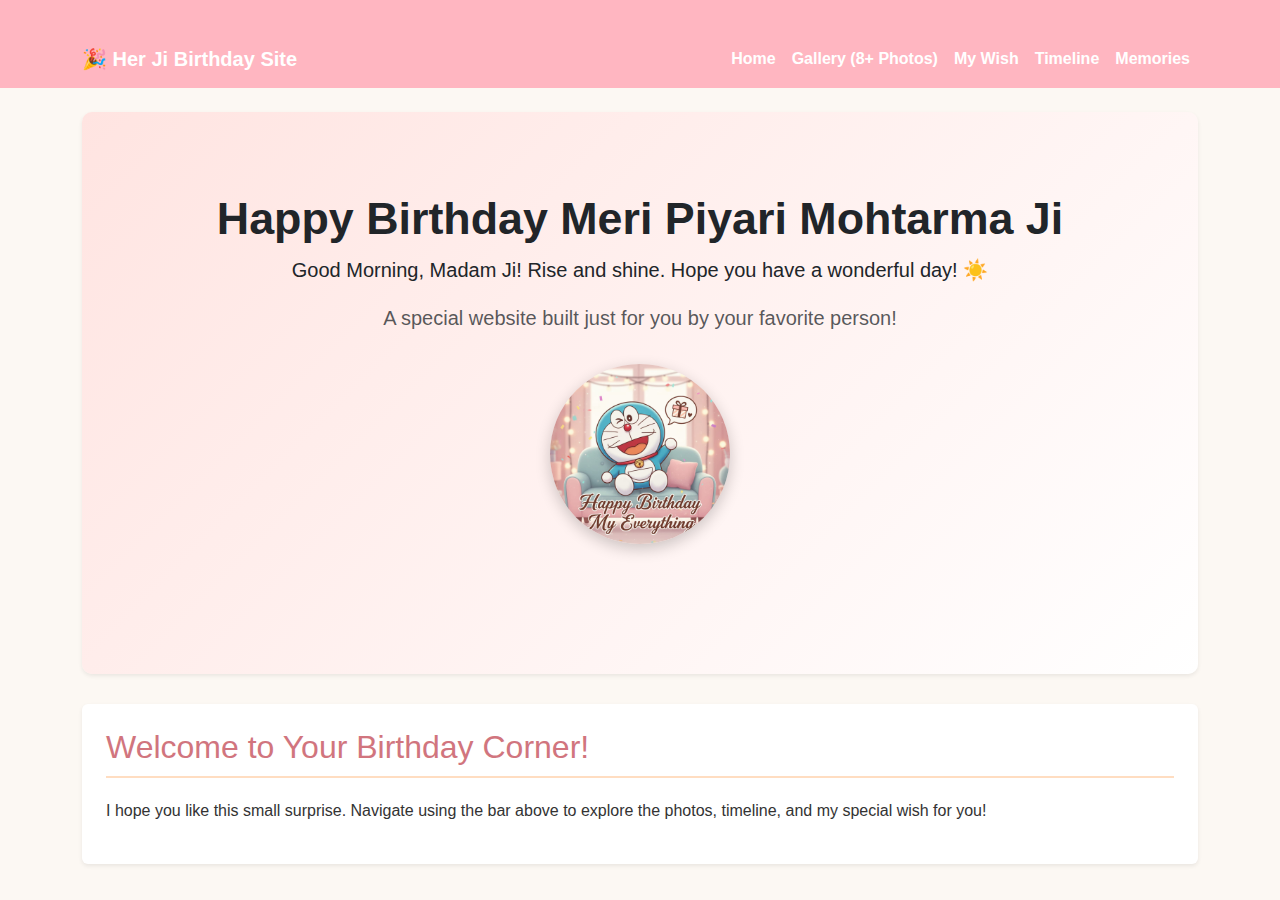
<file: index.html>
<!DOCTYPE html>
<html lang="en">
<head>
    <meta charset="UTF-8">
    <meta name="viewport" content="width=device-width, initial-scale=1.0">
    <title>Her Ji Ka Birthday - Home</title>
    <link href="https://cdn.jsdelivr.net/npm/bootstrap@5.3.2/dist/css/bootstrap.min.css" rel="stylesheet">
    <link rel="stylesheet" href="style.css">
    
    <style>
        /* Custom Styling for a Cute and Personalized Touch (Agar style.css link na ho to yahan kaam karega) */
        .navbar {
            background-color: #ffb6c1; /* Pinkish/Cute color for Navbar */
            font-weight: bold;
        }
        .navbar-brand, .nav-link {
            color: white !important;
        }
        .hero-section {
            padding: 80px 0;
            text-align: center;
            background: linear-gradient(135deg, #ffe4e1 0%, #ffffff 100%); /* Light gradient */
            margin-bottom: 30px;
            border-radius: 10px;
        }
    </style>
</head>
<body>

    <nav class="navbar navbar-expand-lg">
        <div class="container-fluid container">
            <a class="navbar-brand" href="index.html">🎉 Her Ji Birthday Site</a>
            <button class="navbar-toggler" type="button" data-bs-toggle="collapse" data-bs-target="#navbarNav" aria-controls="navbarNav" aria-expanded="false" aria-label="Toggle navigation">
            <span class="navbar-toggler-icon"></span>
        </button>
            <div class="collapse navbar-collapse" id="navbarNav">
                <ul class="navbar-nav ms-auto">
                    <li class="nav-item">
                        <a class="nav-link active" aria-current="page" href="index.html">Home</a>
                    </li>
                    <li class="nav-item">
                        <a class="nav-link" href="gallery.html">Gallery (8+ Photos)</a>
                    </li>
                    <li class="nav-item">
                        <a class="nav-link" href="wishes.html">My Wish</a>
                    </li>
                    <li class="nav-item">
                        <a class="nav-link" href="timeline.html">Timeline</a>
                    </li>
                    <li class="nav-item">
                        <a class="nav-link" href="surprise.html">Memories</a>
                    </li>
                </ul>
            </div>
        </div>
    </nav>

    <div class="container mt-4">
        
        <header class="hero-section shadow-sm">
            <h1 class="display-4 text-dark">Happy Birthday Meri Piyari Mohtarma Ji</h1>
            <p class="lead text-dark" id="special-welcome">Loading your personalized message...</p>
            <p class="lead text-muted">A special website built just for you by your favorite person!</p>
            <div class="mascot-container">
            <img src="imagesdoraemon_mascot.png.jpeg" alt="Doraemon Mascot" class="doraemon-mascot">
            </div>
            </header>

        <section class="p-4 bg-white rounded shadow-sm">
            <h2>Welcome to Your Birthday Corner!</h2>
            <p>I hope you like this small surprise. Navigate using the bar above to explore the photos, timeline, and my special wish for you!</p>
            
            </section>
        
    </div>

    <script src="https://cdn.jsdelivr.net/npm/bootstrap@5.3.2/dist/js/bootstrap.bundle.min.js"></script>
    <script src="js.scripts.js"></script>
</body>

</html>
</file>
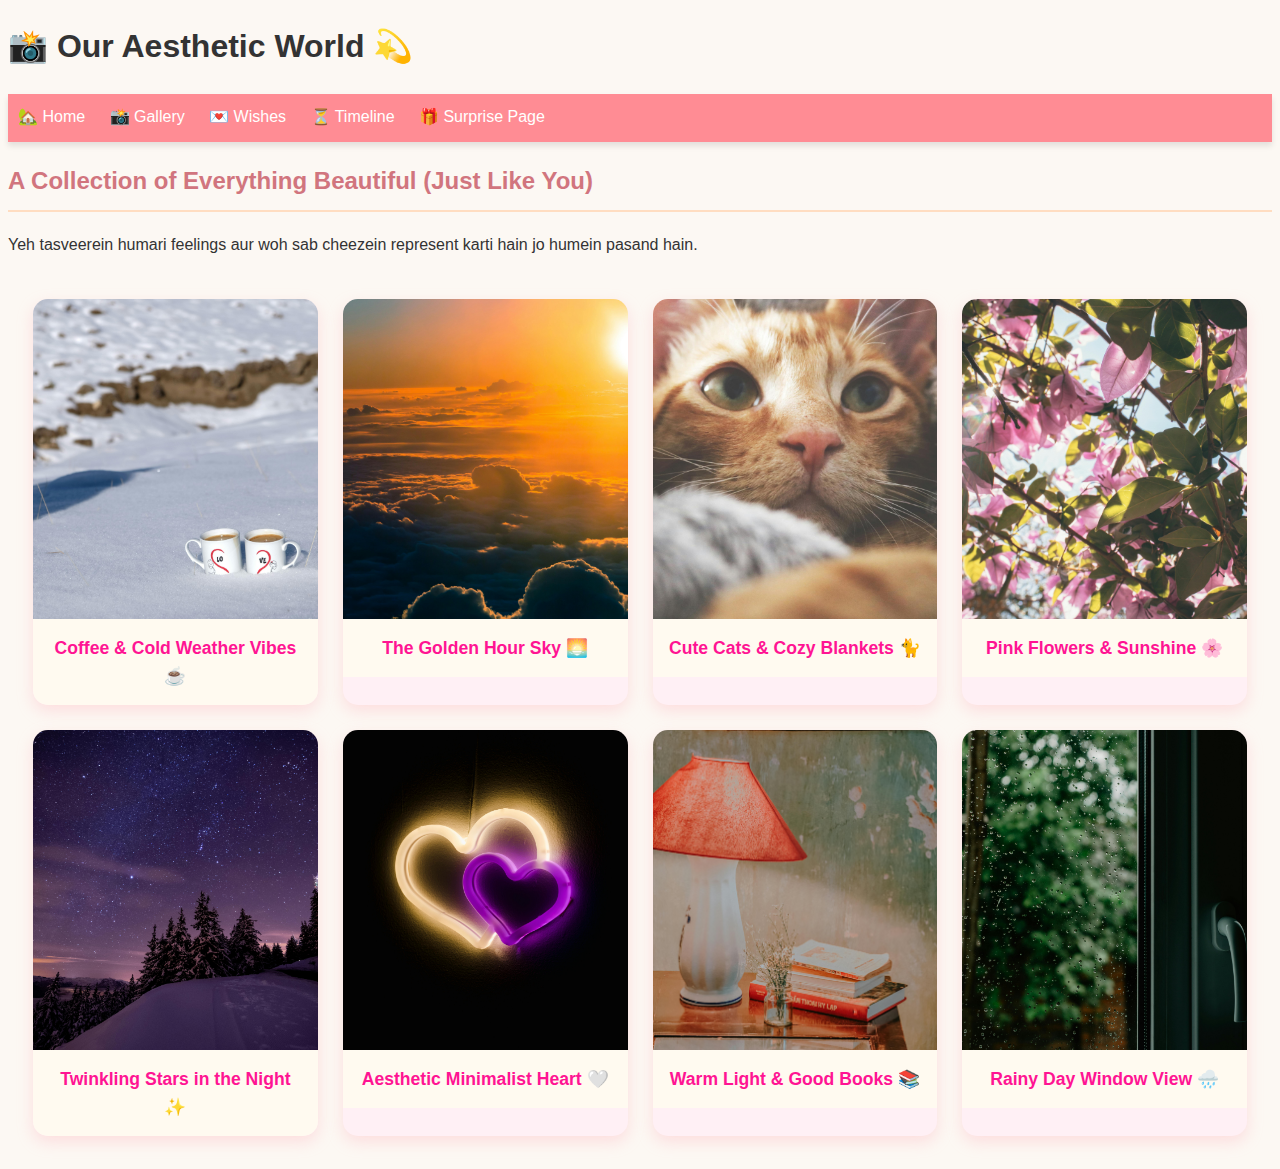
<file: gallery.html>
<!DOCTYPE html>
<html lang="en">
<head>
    <meta charset="UTF-8">
    <meta name="viewport" content="width=device-width, initial-scale=1.0">
    <title>Our Aesthetic Gallery</title>
    <link rel="stylesheet" href="style.css"> 
</head>
<body>
    <div class="header">
        <h1>📸 Our Aesthetic World 💫</h1>
    </div>

    <nav class="nav-bar">
        <a href="index.html">🏡 Home</a>
        <a href="gallery.html">📸 Gallery</a>
        <a href="wishes.html">💌 Wishes</a>
        <a href="timeline.html">⏳ Timeline</a>
        <a href="surprise.html">🎁 Surprise Page</a> 
    </nav>

    <main class="content">
        <h2>A Collection of Everything Beautiful (Just Like You)</h2>
        <p>Yeh tasveerein humari feelings aur woh sab cheezein represent karti hain jo humein pasand hain.</p>
        
        <div class="photo-grid">
            
            <div class="grid-item">
                <img src="images.photo1.jpg.jpg" alt="Aesthetic Cute Image 1">
                <div class="caption">Coffee & Cold Weather Vibes ☕</div>
            </div>

            <div class="grid-item">
                <img src="images.photo2.jpg.jpg" alt="Aesthetic Cute Image 2">
                <div class="caption">The Golden Hour Sky 🌅</div>
            </div>
            
            <div class="grid-item">
                <img src="images.photo3.jpg.jpg" alt="Aesthetic Cute Image 3">
                <div class="caption">Cute Cats & Cozy Blankets 🐈</div>
            </div>

            <div class="grid-item">
                <img src="images.photo4.jpg.jpg" alt="Aesthetic Cute Image 4">
                <div class="caption">Pink Flowers & Sunshine 🌸</div>
            </div>
            
            <div class="grid-item">
                <img src="images.photo5.jpg.jpg" alt="Aesthetic Cute Image 5">
                <div class="caption">Twinkling Stars in the Night ✨</div>
            </div>

            <div class="grid-item">
                <img src="images.photo6.jpg.jpg" alt="Aesthetic Cute Image 6">
                <div class="caption">Aesthetic Minimalist Heart 🤍</div>
            </div>
            
            <div class="grid-item">
                <img src="images.photo7.jpg.jpg" alt="Aesthetic Cute Image 7">
                <div class="caption">Warm Light & Good Books 📚</div>
            </div>

            <div class="grid-item">
                <img src="images.photo8.jpg.jpg" alt="Aesthetic Cute Image 8">
                <div class="caption">Rainy Day Window View 🌧️</div>
            </div>

            </div>
        </main>
    
    <footer class="footer">
        </footer>
</body>

</html>
</file>
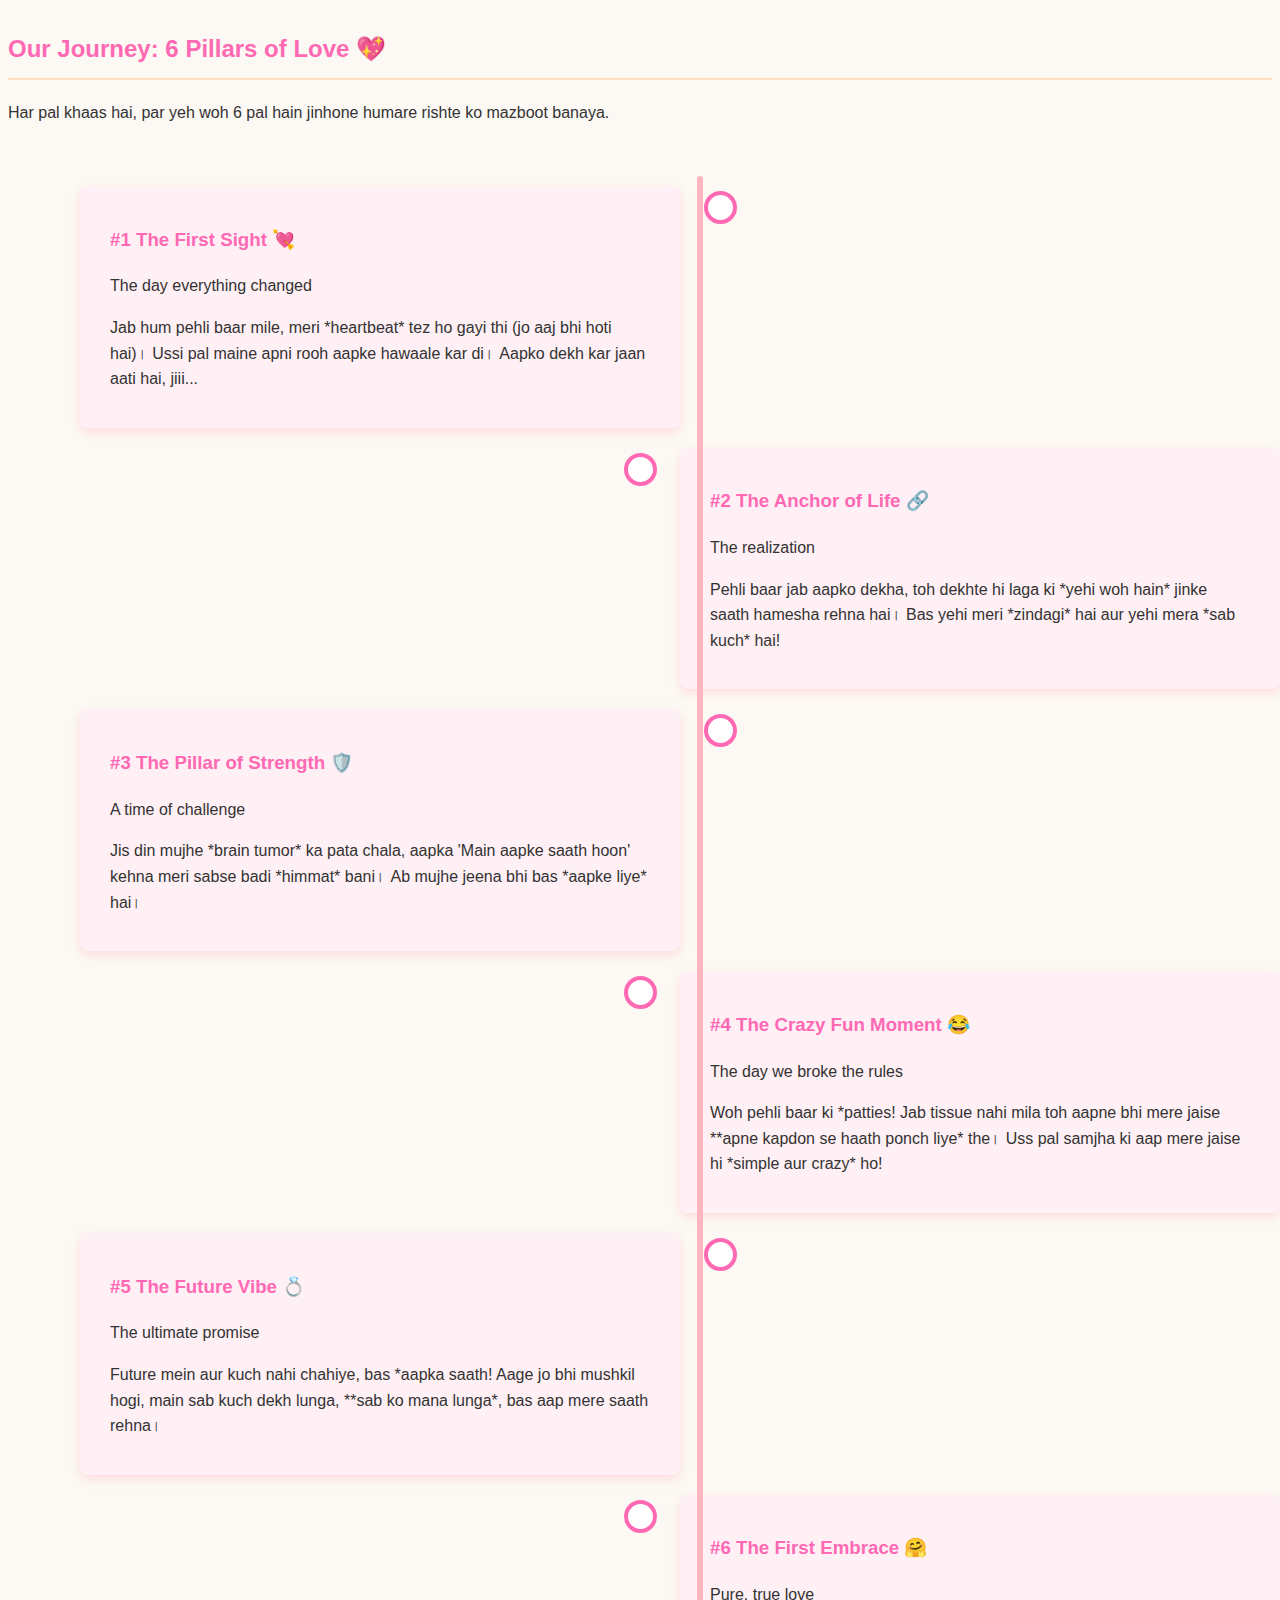
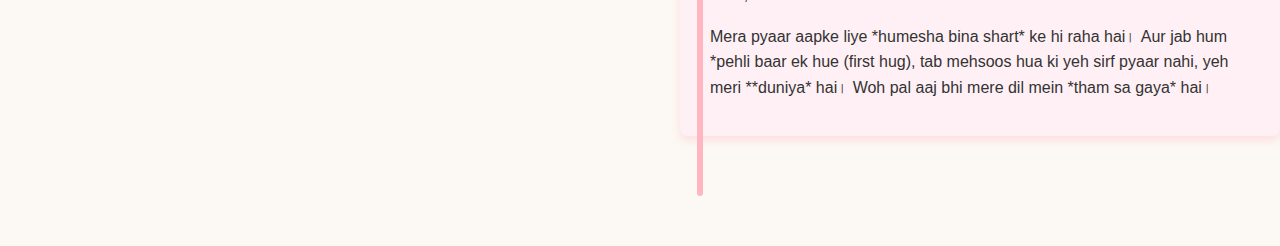
<file: timeline.html>
<!DOCTYPE html>
<html lang="en">
<head>
    <meta charset="UTF-8">
    <meta name="viewport" content="width=device-width, initial-scale=1.0">
    <title>Our Journey | Timeline</title> 
    
    <link rel="stylesheet" href="style.css"> 
    
    </head>
<body>
    
    <main class="content">
        
        <div class="container mt-5">
            
            <h2 class="text-center mb-5 display-6" style="color: #ff69b4; font-weight: 700;">Our Journey: 6 Pillars of Love 💖</h2>
            <p class="text-center text-muted mb-5 lead">Har pal khaas hai, par yeh woh 6 pal hain jinhone humare rishte ko mazboot banaya.</p>
            
            <div class="timeline-section"> 
                
                <div class="timeline-item left-item"> 
                    <div class="timeline-content"> 
                        <h3 style="color: #ff69b4; font-weight: 600;">#1 The First Sight 💘</h3>
                        <p class="text-muted mb-1 small">The day everything changed</p>
                        <p class="card-text">Jab hum pehli baar mile, meri *heartbeat* tez ho gayi thi (jo aaj bhi hoti hai)। Ussi pal maine apni rooh aapke hawaale kar di। Aapko dekh kar jaan aati hai, jiii...</p>
                    </div>
                </div>

                <div class="timeline-item right-item"> 
                    <div class="timeline-content">
                        <h3 style="color: #ff69b4; font-weight: 600;">#2 The Anchor of Life 🔗</h3>
                        <p class="text-muted mb-1 small">The realization</p>
                        <p class="card-text">Pehli baar jab aapko dekha, toh dekhte hi laga ki *yehi woh hain* jinke saath hamesha rehna hai। Bas yehi meri *zindagi* hai aur yehi mera *sab kuch* hai!</p>
                    </div>
                </div>

                <div class="timeline-item left-item"> 
                    <div class="timeline-content">
                        <h3 style="color: #ff69b4; font-weight: 600;">#3 The Pillar of Strength 🛡️</h3>
                        <p class="text-muted mb-1 small">A time of challenge</p>
                        <p class="card-text">Jis din mujhe *brain tumor* ka pata chala, aapka 'Main aapke saath hoon' kehna meri sabse badi *himmat* bani। Ab mujhe jeena bhi bas *aapke liye* hai।</p>
                    </div>
                </div>
                
                <div class="timeline-item right-item"> 
                    <div class="timeline-content">
                        <h3 style="color: #ff69b4; font-weight: 600;">#4 The Crazy Fun Moment 😂</h3>
                        <p class="text-muted mb-1 small">The day we broke the rules</p>
                        <p class="card-text">Woh pehli baar ki *patties! Jab tissue nahi mila toh aapne bhi mere jaise **apne kapdon se haath ponch liye* the। Uss pal samjha ki aap mere jaise hi *simple aur crazy* ho!</p>
                    </div>
                </div>

                <div class="timeline-item left-item">
                    <div class="timeline-content">
                        <h3 style="color: #ff69b4; font-weight: 600;">#5 The Future Vibe 💍</h3>
                        <p class="text-muted mb-1 small">The ultimate promise</p>
                        <p class="card-text">Future mein aur kuch nahi chahiye, bas *aapka saath! Aage jo bhi mushkil hogi, main sab kuch dekh lunga, **sab ko mana lunga*, bas aap mere saath rehna।</p>
                    </div>
                </div>

                <div class="timeline-item right-item">
                    <div class="timeline-content">
                        <h3 style="color: #ff69b4; font-weight: 600;">#6 The First Embrace 🤗</h3>
                        <p class="text-muted mb-1 small">Pure, true love</p>
                        <p class="card-text">Mera pyaar aapke liye *humesha bina shart* ke hi raha hai। Aur jab hum *pehli baar ek hue (first hug), tab mehsoos hua ki yeh sirf pyaar nahi, yeh meri **duniya* hai। Woh pal aaj bhi mere dil mein *tham sa gaya* hai।</p>
                    </div>
                </div>
                
            </div>
            
        </div>
    </main>

    </body>
</html>
</file>
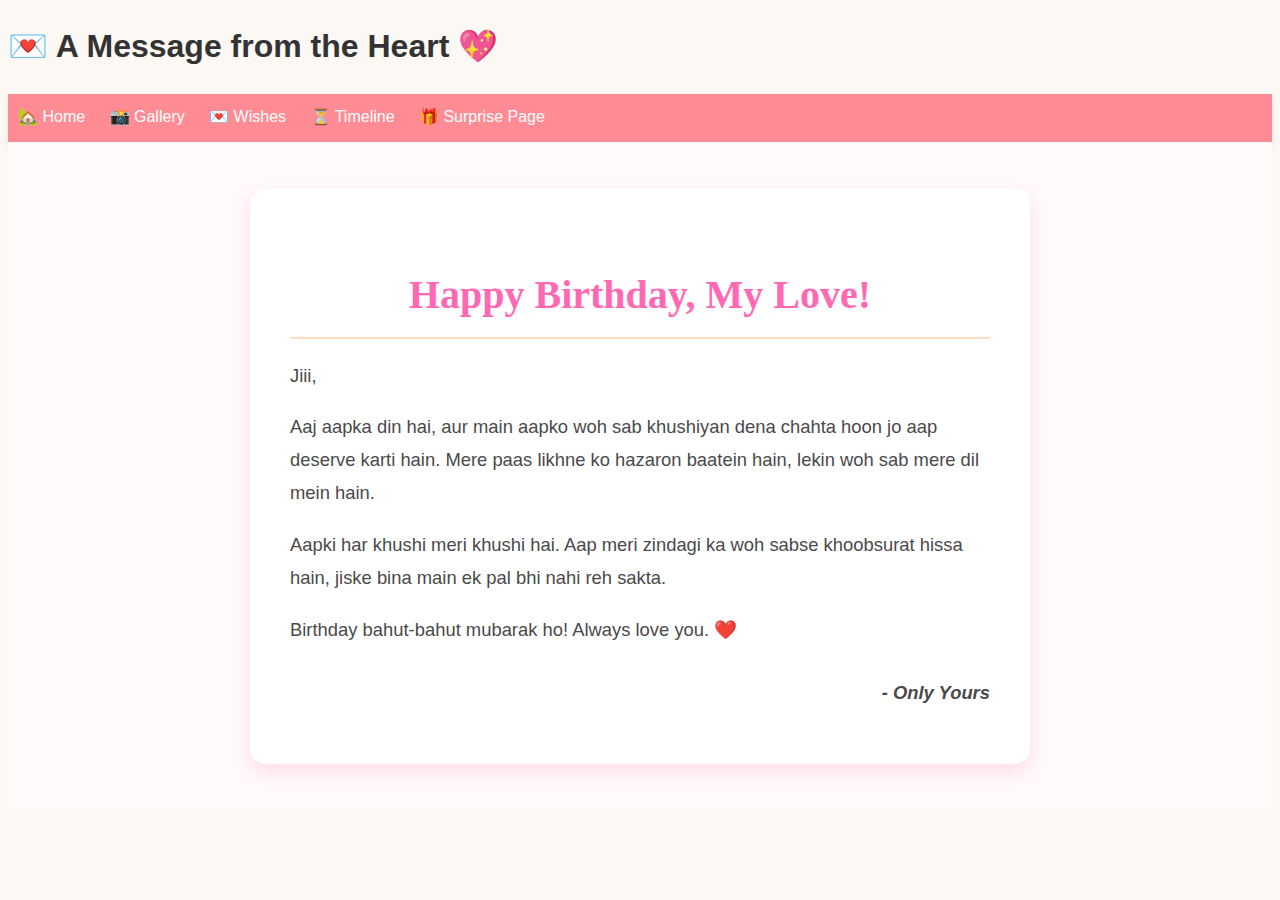
<file: wishes.html>
<!DOCTYPE html>
<html lang="en">
<head>
    <meta charset="UTF-8">
    <meta name="viewport" content="width=device-width, initial-scale=1.0">
    <title>My Personal Wish - Happy Birthday</title>
    <link rel="stylesheet" href="style.css"> 
    
    </head>
<body>
    <div class="header">
        <h1>💌 A Message from the Heart 💖</h1>
    </div>

    <nav class="nav-bar">
        <a href="index.html">🏡 Home</a>
        <a href="gallery.html">📸 Gallery</a>
        <a href="wishes.html">💌 Wishes</a>
        <a href="timeline.html">⏳ Timeline</a>
        <a href="surprise.html">🎁 Surprise Page</a> 
    </nav>

    <main class="content message-page">
        
        <div class="wish-container">
            
            <h2 class="wish-heading">Happy Birthday, My Love!</h2>
            
            <div class="wish-text">
                <p>Jiii,</p>
                <p>Aaj aapka din hai, aur main aapko woh sab khushiyan dena chahta hoon jo aap deserve karti hain. Mere paas likhne ko hazaron baatein hain, lekin woh sab mere dil mein hain.</p>
                
                <p>Aapki har khushi meri khushi hai. Aap meri zindagi ka woh sabse khoobsurat hissa hain, jiske bina main ek pal bhi nahi reh sakta.</p>
                
                <p>Birthday bahut-bahut mubarak ho! Always love you. ❤️</p>
                
                <p class="signature">- Only Yours</p>
            </div>
        </div>

    </main>
    
    <footer class="footer">
        </footer>
</body>
</html>
</file>
<file: style.css>
/* ---- 1. BASE STYLING (AAPKA DIYA HUA CODE) ---- */

/* General Cleanliness */
body {
    font-family: 'Segoe UI', Tahoma, Geneva, Verdana, sans-serif; 
    background-color: #fcf8f3; 
    color: #333; 
    line-height: 1.6; /* Add this for readability */
}

/* Nav Bar (Aapke code mein .navbar class hai. Agar HTML mein .nav-bar hai, toh woh theek karna padega) */
.nav-bar { /* Maine yahan .nav-bar kar diya hai jaisa ki humne HTML mein use kiya tha */
    background-color: #ff8c94; 
    box-shadow: 0 4px 6px rgba(0, 0, 0, 0.1);
    padding: 10px 0;
}

/* Navigation Links */
.nav-bar a { /* .nav-link ki jagah .nav-bar a kar diya hai */
    color: white !important;
    margin: 0 10px;
    text-decoration: none; /* Link underline hataya */
    display: inline-block;
    transition: color 0.3s, border-bottom 0.3s;
    border-bottom: 2px solid transparent; 
}

.nav-bar a:hover, .nav-bar a.active {
    color: #ffddc1 !important; 
    border-bottom: 2px solid #ffffff; 
}

/* Main Content Area */
.container {
    margin-top: 30px;
}

/* Page Headers/Hero Section */
.hero-section {
    padding: 60px 20px;
    background: linear-gradient(145deg, #fff5f5 0%, #fffbe3 100%); 
    border-radius: 15px;
    margin-bottom: 40px;
    box-shadow: 0 8px 15px rgba(255, 140, 148, 0.2); 
}

.hero-section h1 {
    color: #444;
    font-size: 2.8rem;
    font-weight: 700;
}

/* Content Boxes (e.g., Timeline entries, Wish box) */
.content-box {
    background-color: white;
    padding: 25px;
    border-radius: 12px;
    box-shadow: 0 4px 10px rgba(0, 0, 0, 0.05); 
    margin-bottom: 20px;
}

/* Headings within content */
h2 {
    color: #d1757e; 
    border-bottom: 2px solid #ffddc1;
    padding-bottom: 10px;
    margin-bottom: 20px;
}


/* ---- 2. PAGE SPECIFIC STYLES (JO MAINE DIYE HAIN) ---- */

/* ---- TIMELINE SPECIFIC CSS ---- */
/* Jo maine aapko timeline ke liye diya tha, woh yahan aayega */

/* ---- GALLERY SPECIFIC CSS ---- */
/* Jo maine aapko gallery ke liye diya tha, woh yahan aayega */

/* ---- WISHES PAGE SPECIFIC CSS ---- */
/* Jo maine aapko wishes page ke liye diya tha, woh yahan aayega */

/* ---- SURPRISE PAGE SPECIFIC CSS ---- */
/* Jo maine aapko surprise page ke liye diya tha, woh yahan aayega */






/* -------------------------------------- */
/* Gallery Page Styling (Polished Version) */
/* -------------------------------------- */

.photo-grid {
    display: grid;
    /* Large screens: 4 images, Mobile: 2 images. Yeh responsive formula hai. */
    grid-template-columns: repeat(auto-fit, minmax(250px, 1fr)); 
    gap: 25px; /* Photos ke beech ka space badhaya */
    padding: 25px;
}

.grid-item {
    background-color: #fff0f5; /* Lavender Blush (More aesthetic and cute) */
    border-radius: 15px; /* Corners ko aur zyada round kiya */
    overflow: hidden; 
    box-shadow: 0 6px 15px rgba(255, 182, 193, 0.4); /* Soft pink shadow */
    transition: transform 0.3s ease-in-out, box-shadow 0.3s ease-in-out;
}

.grid-item:hover {
    transform: translateY(-5px) scale(1.02); /* Thoda sa upar uthega aur bada hoga */
    box-shadow: 0 10px 20px rgba(255, 105, 180, 0.6); /* Darker pink shadow for glow */
}

.grid-item img {
    width: 100%;
    height: 320px; /* Height thodi badhai, accha dikhega */
    object-fit: cover; 
    display: block;
}

.caption {
    padding: 15px;
    text-align: center;
    font-weight: 700; /* Caption ko aur bold kiya */
    color: #ff1493; /* Deep Pink for contrast */
    background-color: #fffaf0; /* Caption ka background halka kiya */
    font-size: 1.1em;
}

/* 📱 Mobile Responsiveness (grid-template-columns upar hi set ho gaya hai) */
@media (max-width: 600px) {
    .photo-grid {
        gap: 15px; 
        padding: 15px;
    }
    .grid-item img {
        height: 200px; /* Mobile par height kam ki */
    }
}







/* Wishes Page Specific CSS */

.message-page {
    display: flex;
    justify-content: center;
    align-items: center;
    min-height: 70vh; /* Message ko center mein rakhne ke liye */
    padding: 20px;
    background: #fffafa; /* Thoda sa subtle, light background */
}

.wish-container {
    max-width: 700px;
    width: 100%;
    background-color: white;
    padding: 40px;
    border-radius: 15px;
    box-shadow: 0 8px 20px rgba(255, 105, 180, 0.2); /* Soft pink shadow */
    text-align: center;
}

.wish-heading {
    color: #ff69b4; /* Cute pink heading */
    font-size: 2.5em;
    margin-bottom: 20px;
    font-family: 'Georgia', serif; /* Thoda romantic font use kar sakte hain */
}

.wish-text p {
    font-size: 1.15em;
    line-height: 1.8;
    color: #4a4a4a;
    margin-bottom: 15px;
    text-align: left; /* Message ko padhne mein aasan banane ke liye left aligned */
}

.signature {
    margin-top: 30px;
    font-style: italic;
    font-weight: bold;
    color: #a0522d; /* Brown/Darker shade for contrast */
    text-align: right !important; /* Signature ko right mein rakhenge */
}






/* -------------------------------------- */
/* Timeline Section: Stylish Two-Sided Timeline */
/* -------------------------------------- */

/* Main container aur beech ki line */
.timeline-section {
    position: relative;
    max-width: 1200px;
    margin: 50px auto;
    padding-bottom: 50px;
}

/* Vertical line jo beech mein dikhegi */
.timeline-section::after {
    content: '';
    position: absolute;
    width: 6px;
    background-color: #ffb6c1; /* Soft pink line */
    top: 0;
    bottom: 0;
    left: 55%;
    margin-left: -3px;
    border-radius: 3px;
}

/* Har ek 'date/memory' item */
.timeline-item {
    padding: 10px 40px;
    position: relative;
    background-color: inherit;
    width: 50%;
}

/* Timeline line par chote circles/dots */
.timeline-item::after {
    content: '';
    position: absolute;
    width: 25px;
    height: 25px;
    right: -17px;
    background-color: white;
    border: 4px solid #ff69b4; /* Hot pink circle border */
    top: 15px;
    border-radius: 50%;
    z-index: 1;
}

/* Left side ke items */
.left-item {
    left: 0;
}

/* Right side ke items ko beech ki line se shuru karne ke liye */
.right-item {
    left: 50%;
}

/* Right side ke circles ko left par shift karo */
.right-item::after {
    left: -16px;
}

/* Content box ka look */
.timeline-content {
    padding: 20px 30px;
    background-color: #fff0f5; /* Lavender Blush background */
    position: relative;
    border-radius: 8px;
    box-shadow: 0 4px 8px rgba(255, 182, 193, 0.4); /* Soft pink shadow */
}

/* Left item ka arrow (Jo card se line tak jaata hai) */
.left-item .timeline-content::before {
    content: " ";
    height: 0;
    position: absolute;
    top: 22px;
    width: 0;
    z-index: 1;
    right: 30px;
    border: medium solid #fff0f5;
    border-width: 10px 0 10px 10px;
    border-color: transparent transparent transparent #fff0f5;
}

/* Right item ka arrow */
.right-item .timeline-content::before {
    content: " ";
    height: 0;
    position: absolute;
    top: 22px;
    width: 0;
    z-index: 1;
    left: 30px;
    border: medium solid #fff0f5;
    border-width: 10px 10px 10px 0;
    border-color: transparent #fff0f5 transparent transparent;
}

/* 📱 Mobile Responsiveness: Ek single column timeline banate hain */
@media screen and (max-width: 600px) {
    /* Vertical line ko left mein shift karo */
    .timeline-section::after {
        left: 31px;
    }

    /* Saare items ko poori width do aur left mein shift karo */
    .timeline-item {
        width: 100%;
        padding-left: 70px;
        padding-right: 25px;
    }

    /* Right items ki position theek karo */
    .right-item {
        left: 0%;
    }

    /* Saare circles ko left side par rakho */
    .left-item::after, .right-item::after {
        left: 15px;
    }

    /* Mobile par arrows hata dete hain */
    .left-item .timeline-content::before, .right-item .timeline-content::before {
        border: none;
    }
}







/* Surprise Page Specific CSS */
.surprise-page {
    position: relative; /* Sparkle effect ke liye */
    display: flex;
    flex-direction: column;
    justify-content: center;
    align-items: center;
    min-height: 80vh; /* Page ki height badha di */
    background: linear-gradient(to bottom, #ffe4e1, #ffc0cb); /* Soft pink gradient background */
    overflow: hidden; /* Sparkles screen ke bahar na jayen */
}

.cake-container {
    position: relative;
    text-align: center;
    margin-bottom: 50px;
    z-index: 10; /* Cake sparkles ke upar dikhe */
    animation: bounceIn 1s ease-out; /* Cake ke liye entry animation */
}

.birthday-cake {
    max-width: 90%;
    height: auto;
    max-height: 400px; /* Cake ki max height */
}

.cake-message {
    position: absolute;
    top: 50%; /* Cake ke beech mein */
    left: 50%;
    transform: translate(-50%, -50%); /* Center the text perfectly */
    width: 100%;
    color: #8b0000; /* Dark Red for strong message */
    font-family: 'Dancing Script', cursive; /* Agar aap koi fancy font use karein */
    font-size: 2.5em; /* Message ka size */
    font-weight: bold;
    text-shadow: 2px 2px 5px rgba(255, 255, 255, 0.7); /* White shadow for readability */
    white-space: nowrap; /* Text ko ek hi line mein rakhne ke liye */
}

/* Optional: Agar font 'Dancing Script' use karna hai to Google Fonts se link karna padega */
/* @import url('https://fonts.googleapis.com/css2?family=Dancing+Script:wght@700&display=swap'); */

/* Animations */
@keyframes bounceIn {
    0% { transform: scale(0.3); opacity: 0; }
    50% { transform: scale(1.1); opacity: 1; }
    70% { transform: scale(0.9); }
    100% { transform: scale(1); }
}

/* Sparkle Effect (JavaScript se control hoga, yeh basic container hai) */
.sparkle-effect {
    position: absolute;
    top: 0;
    left: 0;
    width: 100%;
    height: 100%;
    pointer-events: none; /* Mouse events iske through pass ho jayen */
    z-index: 5; /* Cake ke peeche, background ke upar */
}





/* Targets the menu container when it is fully open on mobile */
/* Isse menu ka background pink ho jayega */
.navbar-collapse.show {
    background-color: #FFD5c9 !important; 
    padding: 15px 20px; 
    border-radius: 0 0 10px 10px; 
}

/* Mobile menu ke andar ke har link ki styling */
.navbar-collapse.show .navbar-nav .nav-item .nav-link {
    color: #444444 !important;
    font-weight: 600; 
    padding: 10px 0; 
    border-bottom: 1px solid rgba(0, 0, 0, 0.1); 
    transition: all 0.3s;
}

/* Optional: Jab koi link par touch/tap kare toh kya ho */
.navbar-collapse.show .navbar-nav .nav-item .nav-link:hover {
    color: #8B4513 !important;
    padding-left: 5px; 
}






/* 📱 Surprise Page Text Fix for Mobile */

/* 1. Mobile Media Query start */
@media (max-width: 600px) {
    
    /* 2. Target the main text container */
    .cake-message {
        /* Font size ko kaafi chota kar do, taaki woh phone par fit ho jaaye */
        font-size: 1.8rem !important; 
        
        /* Yeh rule hata do, taaki text doosri line mein chala jaaye agar zarurat pade */
        white-space: normal !important; 
        
        /* Agar text cut raha tha, toh yahaan padding de do side mein */
        padding: 0 10px !important; 
    }
    
    /* 3. Agar aapka .birthday-cake container bhi bada ho raha hai */
    .birthday-cake {
        /* Usko bhi mobile width ke hisaab se adjust karo */
        max-width: 90% !important;
    }
}
/* Mobile Media Query end */




/* Surprise Page Text Fix for Mobile - More aggressive sizing */
@media (max-width: 600px) {
    .cake-message {
        /* Ab font size ko 1.6rem kar do, taaki woh easily fit ho jaaye */
        font-size: 1.6rem !important; 
        white-space: normal !important; 
        padding: 0 15px !important; /* Thoda side padding badha diya */
    }
}

/* Agar koi bahut chota phone ho (optional, par safe rahega) */
@media (max-width: 480px) {
    .cake-message {
        font-size: 1.4rem !important; /* Aur chota kar diya */
        line-height: 1.1 !important; /* Line spacing bhi kam kar di */
    }
}






/* ======================================= */
/* 🤖 Doraemon Mascot Styling & Movement */
/* ======================================= */

/* Animation ko define karte hain: Isse Doraemon upar-neeche float karega */
@keyframes float {
    0% { transform: translateY(0px); } /* Start position */
    50% { transform: translateY(-8px); } /* Thoda upar uthega */
    100% { transform: translateY(0px); } /* Wapas neeche aayega */
}

.mascot-container {
    text-align: center; /* Image ko center karne ke liye */
    margin-top: 30px; /* Message aur mascot ke beech space */
    margin-bottom: 50px; /* Mascot aur agle section ke beech space */
}

.doraemon-mascot {
    max-width: 180px; /* Desktop par size */
    height: auto;     
    display: inline-block; 
    border-radius: 50%; /* Image ko gol (round) dikhane ke liye (Optional, agar square ho toh) */
    box-shadow: 0 5px 15px rgba(0, 0, 0, 0.2); /* Soft shadow */

    /* ⭐ Movement ka Code ⭐ */
    animation: float 3s ease-in-out infinite; 
}

/* 📱 Mobile Responsiveness for Mascot */
@media (max-width: 600px) {
    .doraemon-mascot {
        max-width: 120px; /* Mobile par chota kar do */
        margin-top: 20px;
        margin-bottom: 30px;
    }
}
</file>
